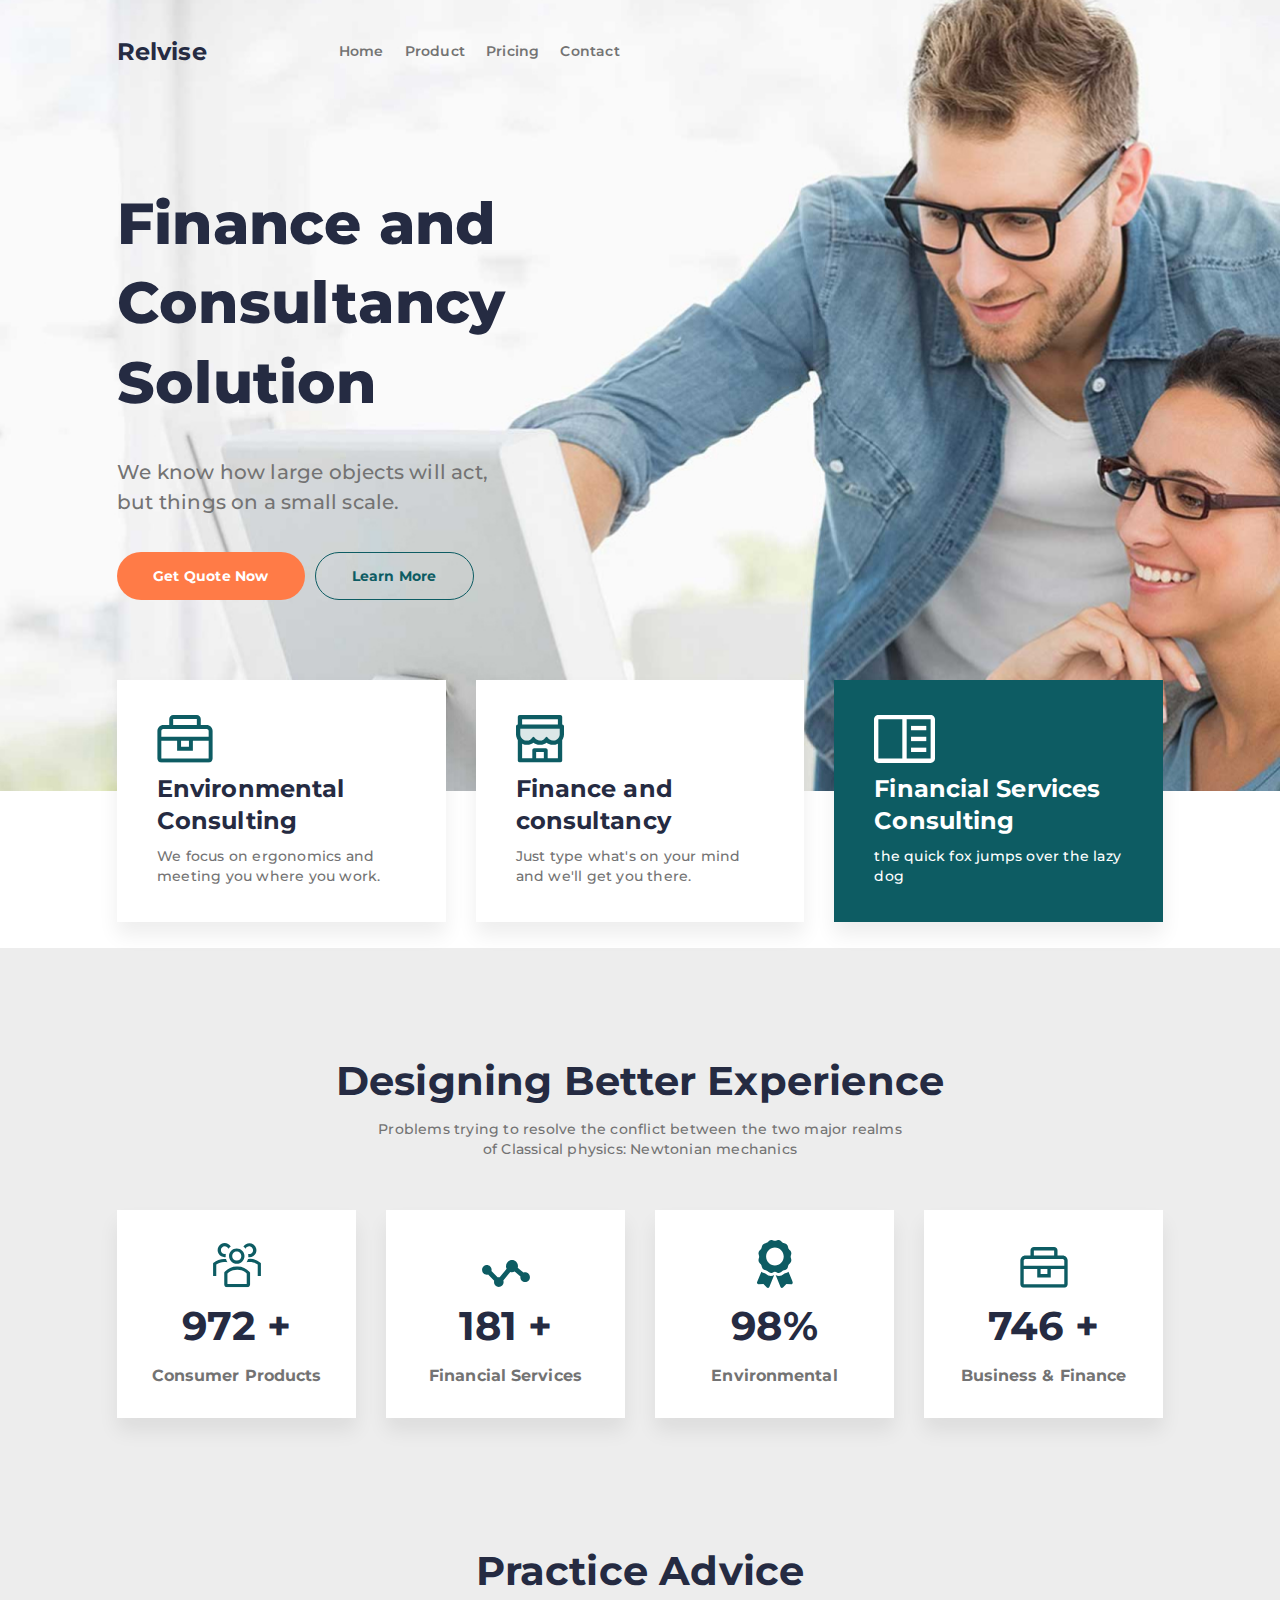
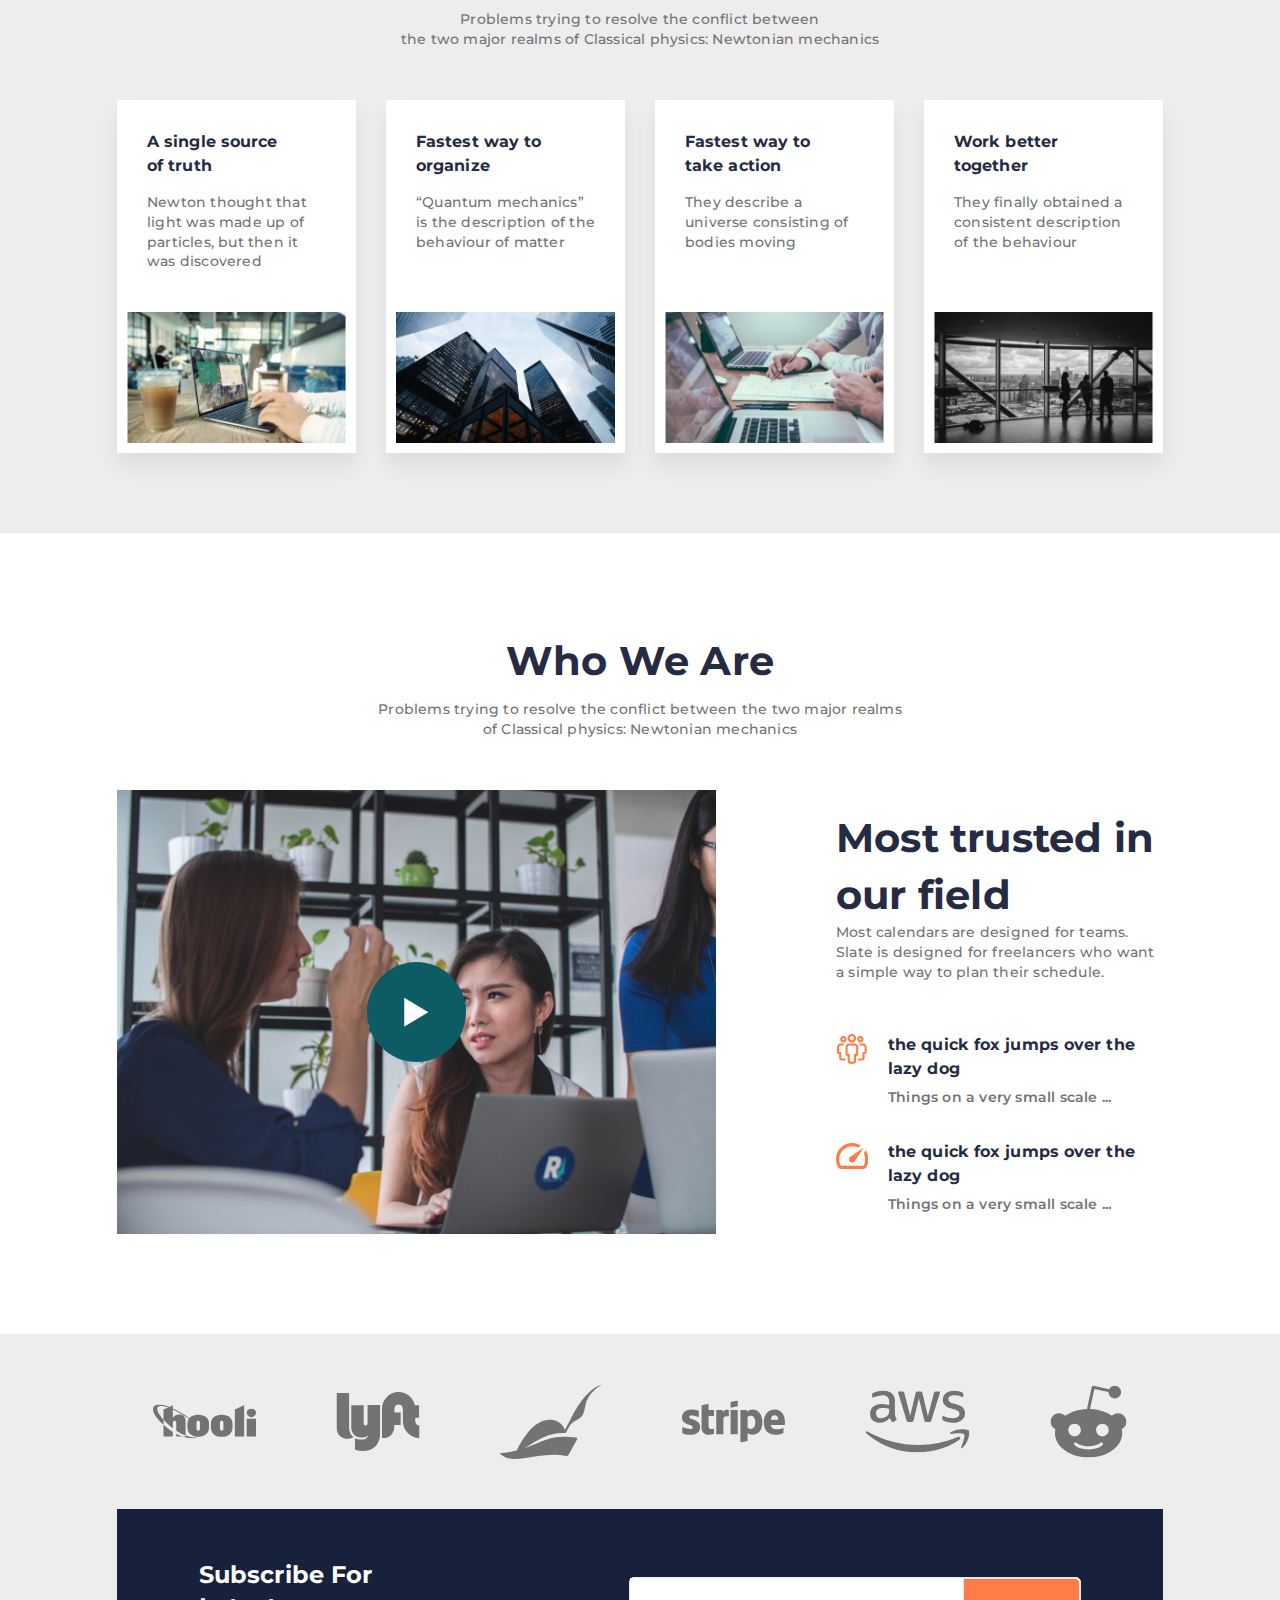
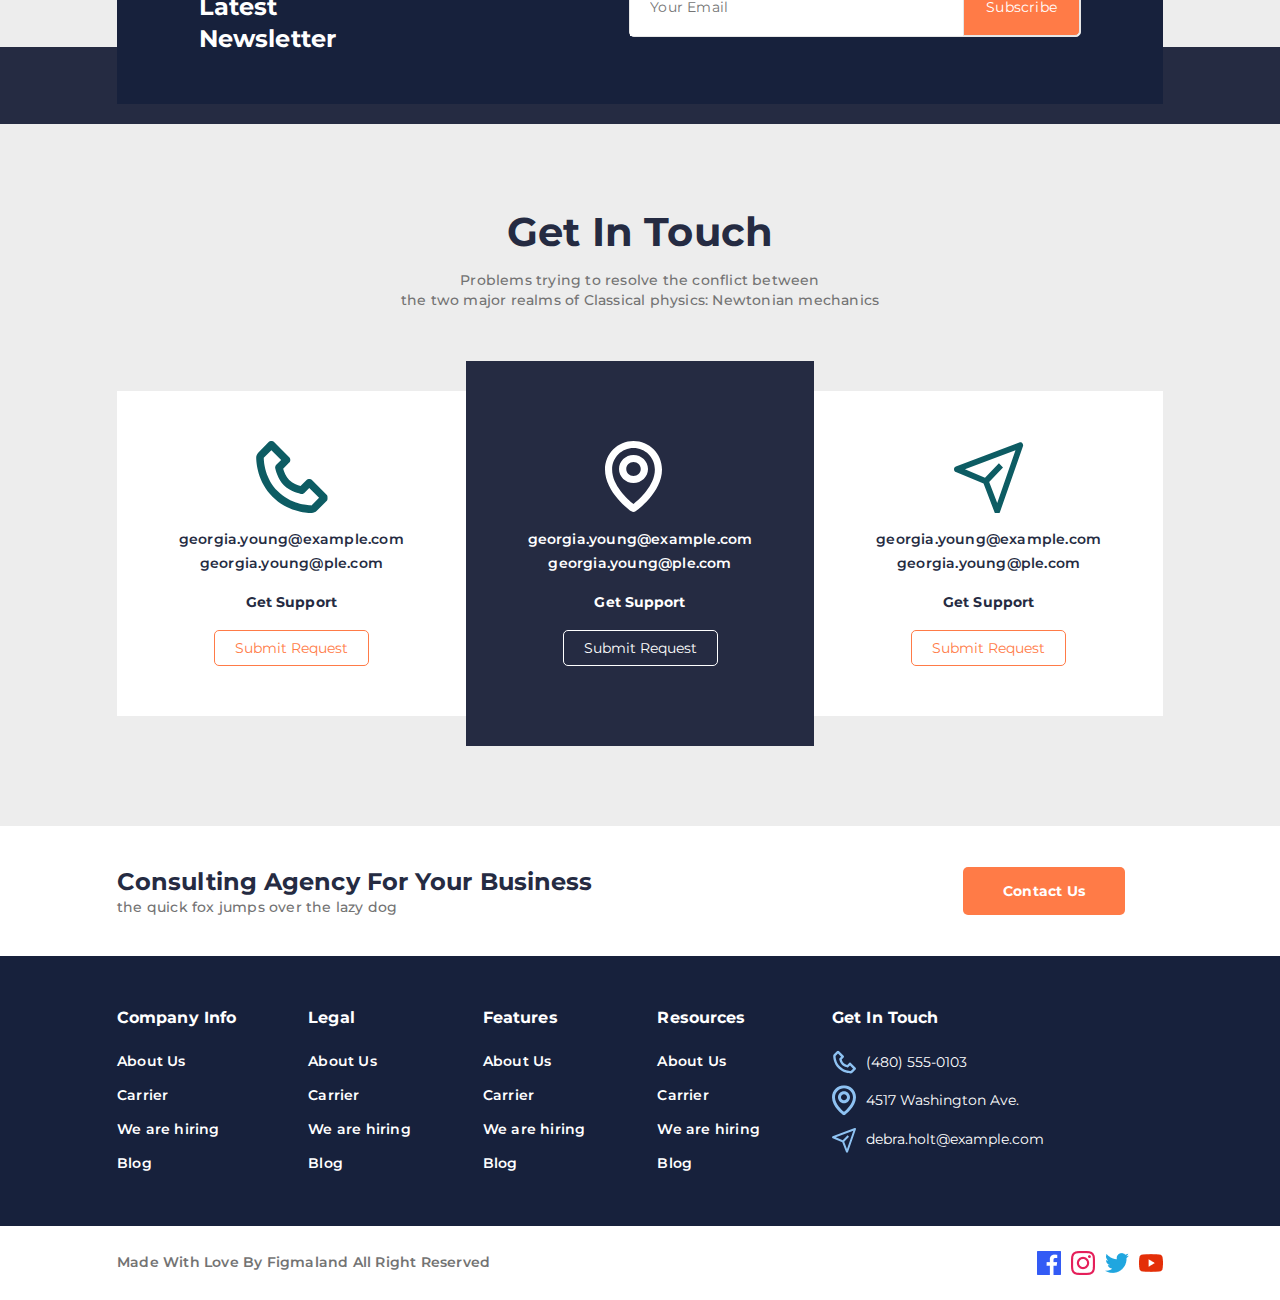
<file: index.html>
<!DOCTYPE html>
<html lang="en">
  <head>
    <meta charset="UTF-8" />
    <meta http-equiv="X-UA-Compatible" content="IE=edge" />
    <meta name="viewport" content="width=device-width, initial-scale=1.0" />
    <link rel="stylesheet" href="./src/assets/styles/style.css" />
    <title>Relvise</title>
  </head>
  <body>
    <div class="wrapper">
      <header class="header">
        <div class="header__container _container">
          <a href="#" class="header__logo">Relvise</a>
          <nav class="header__menu menu">
            <ul class="menu__list">
              <li class="menu__item">
                <a href="#" class="menu__link">Home</a>
              </li>
              <li class="menu__item">
                <a href="#" class="menu__link">Product</a>
              </li>
              <li class="menu__item">
                <a href="#" class="menu__link">Pricing</a>
              </li>
              <li class="menu__item">
                <a href="#" class="menu__link">Contact</a>
              </li>
            </ul>
          </nav>
        </div>
      </header>
      <main class="page">
        <section class="page__main-block main-block">
          <div class="main-block__container _container">
            <div class="main-block__body">
              <h1 class="main-block__title">
                Finance and Consultancy Solution
              </h1>
              <div class="main-block__text">
                We know how large objects will act, but things on a small scale.
              </div>
              <div class="main-block__buttons">
                <a href="" class="main-block__button main-block__button__orange"
                  >Get Quote Now</a
                >
                <a
                  href=""
                  class="main-block__button main-block__button__transparent"
                  >Learn More</a
                >
              </div>
            </div>
          </div>
          <div class="main-block__image _ibg">
            <img src="./src/assets/images/content/bg/bg.jpg" alt="cover" />
          </div>
        </section>
        <section class="page__services services">
          <div class="services__container _container">
            <div class="services__body">
              <div class="services__column">
                <div class="services__item item-service">
                  <div class="item-service__icon">
                    <img
                      src="./src/assets/images/content/icons/tool-box.svg"
                      alt="tool-box"
                    />
                  </div>
                  <div class="item-service__name">Environmental Consulting</div>
                  <p class="item-service__text">
                    We focus on ergonomics and meeting you where you work.
                  </p>
                </div>
              </div>
              <div class="services__column">
                <div class="services__item item-service">
                  <div class="item-service__icon">
                    <img
                      src="./src/assets/images/content/icons/kiosk.svg"
                      alt="tool-box"
                    />
                  </div>
                  <div class="item-service__name">Finance and consultancy</div>
                  <p class="item-service__text">
                    Just type what's on your mind and we'll get you there.
                  </p>
                </div>
              </div>
              <div class="services__column">
                <div class="services__item item-service item-service__green">
                  <div class="item-service__icon">
                    <img
                      src="./src/assets/images/content/icons/notebook.svg"
                      alt="tool-box"
                    />
                  </div>
                  <div class="item-service__name">
                    Financial Services Consulting
                  </div>
                  <p class="item-service__text">
                    the quick fox jumps over the lazy dog
                  </p>
                </div>
              </div>
            </div>
          </div>
        </section>
        <section class="page__advantages advantages">
          <div class="advantages__container _container">
            <div class="advantages__header block-header">
              <h2 class="block-header__title">Designing Better Experience</h2>
              <p class="block-header__subtitle">
                Problems trying to resolve the conflict between the two major
                realms <br />
                of Classical physics: Newtonian mechanics
              </p>
            </div>
            <div class="advantages__body">
              <div class="advantages__column">
                <div class="advantages__item item-advantages">
                  <div class="item-advantages__icon">
                    <img
                      src="./src/assets/images/content/icons/users.svg"
                      alt="Consumer Products"
                    />
                  </div>
                  <div class="item-advantages__value">972 +</div>
                  <div class="item-advantages__text">Consumer Products</div>
                </div>
              </div>
              <div class="advantages__column">
                <div class="advantages__item item-advantages">
                  <div class="item-advantages__icon">
                    <img
                      src="./src/assets/images/content/icons/stats.svg"
                      alt="Financial Services "
                    />
                  </div>
                  <div class="item-advantages__value">181 +</div>
                  <div class="item-advantages__text">Financial Services</div>
                </div>
              </div>
              <div class="advantages__column">
                <div class="advantages__item item-advantages">
                  <div class="item-advantages__icon">
                    <img
                      src="./src/assets/images/content/icons/reward.svg"
                      alt="Environmental"
                    />
                  </div>
                  <div class="item-advantages__value">98%</div>
                  <div class="item-advantages__text">Environmental</div>
                </div>
              </div>
              <div class="advantages__column">
                <div class="advantages__item item-advantages">
                  <div class="item-advantages__icon">
                    <img
                      src="./src/assets/images/content/icons/tool-box.svg"
                      alt="Business & Finance"
                    />
                  </div>
                  <div class="item-advantages__value">746 +</div>
                  <div class="item-advantages__text">Business & Finance</div>
                </div>
              </div>
            </div>
          </div>
        </section>
        <section class="page__advices advices">
          <div class="advices__container _container">
            <div class="advices__header block-header">
              <h2 class="block-header__title">Practice Advice</h2>
              <p class="block-header__subtitle">
                Problems trying to resolve the conflict between <br />
                the two major realms of Classical physics: Newtonian mechanics
              </p>
            </div>
            <div class="advices__body">
              <div class="advices__column">
                <div class="advices__item item-advices">
                  <div class="item-advices__content">
                    <div class="item-advices__title">
                      A single source <br />
                      of truth
                    </div>
                    <div class="item-advices__text">
                      Newton thought that light was made up of particles, but
                      then it was discovered
                    </div>
                  </div>
                  <div class="item-advices__image">
                    <img
                      src="./src/assets/images/content/work.jpg"
                      alt="Fastest way to 
                      organize"
                    />
                  </div>
                </div>
              </div>
              <div class="advices__column">
                <div class="advices__item item-advices">
                  <div class="item-advices__content">
                    <div class="item-advices__title">
                      Fastest way to <br />
                      organize
                    </div>
                    <div class="item-advices__text">
                      “Quantum mechanics” is the description of the behaviour of
                      matter
                    </div>
                  </div>
                  <div class="item-advices__image">
                    <img
                      src="./src/assets/images/content/buildings.jpg"
                      alt="Fastest way to 
                      take action"
                    />
                  </div>
                </div>
              </div>
              <div class="advices__column">
                <div class="advices__item item-advices">
                  <div class="item-advices__content">
                    <div class="item-advices__title">
                      Fastest way to <br />
                      take action
                    </div>
                    <div class="item-advices__text">
                      They describe a universe consisting of bodies moving
                    </div>
                  </div>
                  <div class="item-advices__image">
                    <img
                      src="./src/assets/images/content/teamwork.jpg"
                      alt="Work better 
                      together"
                    />
                  </div>
                </div>
              </div>
              <div class="advices__column">
                <div class="advices__item item-advices">
                  <div class="item-advices__content">
                    <div class="item-advices__title">
                      Work better <br />
                      together
                    </div>
                    <div class="item-advices__text">
                      They finally obtained a consistent description of the
                      behaviour
                    </div>
                  </div>
                  <div class="item-advices__image">
                    <img
                      src="./src/assets/images/content/meeting.jpg"
                      alt="A single source 
                    of truth"
                    />
                  </div>
                </div>
              </div>
            </div>
          </div>
        </section>
        <section class="page__about about">
          <div class="about__container _container">
            <div class="about__header block-header">
              <h2 class="block-header__title">Who We Are</h2>
              <p class="block-header__subtitle">
                Problems trying to resolve the conflict between the two major
                realms <br />
                of Classical physics: Newtonian mechanics
              </p>
            </div>

            <div class="about__columns">
              <div class="about__video video">
                <div class="video__btn">
                  <a href="#" class="video__play"
                    ><img
                      src="./src/assets/images/content/icons/play.png"
                      alt="play"
                  /></a>
                </div>
                <div class="video__image _ibg">
                  <img
                    src="./src/assets/images/content/bg/videobg.jpg"
                    alt="cover"
                  />
                </div>
              </div>
              <div class="about__body">
                <div class="about__content">
                  <div class="about__title">Most trusted in our field</div>
                  <p class="about__text">
                    Most calendars are designed for teams. Slate is designed for
                    freelancers who want a simple way to plan their schedule.
                  </p>
                </div>
                <div class="about__list">
                  <div class="about__row">
                    <div class="about__item item-about">
                      <div class="item-about__icon">
                        <img
                          src="./src/assets/images/content/icons/people-icon.svg"
                          alt="the quick fox jumps over the lazy
                        dog"
                        />
                      </div>
                      <div class="item-about__content">
                        <div class="item-about__title">
                          the quick fox jumps over the lazy dog
                        </div>
                        <div class="item-about__text">
                          Things on a very small scale ...
                        </div>
                      </div>
                    </div>
                  </div>
                  <div class="about__row">
                    <div class="about__item item-about">
                      <div class="item-about__icon">
                        <img
                          src="./src/assets/images/content/icons/timer-icon.svg"
                          alt="the quick fox jumps over the lazy
                        dog"
                        />
                      </div>
                      <div class="item-about__content">
                        <div class="item-about__title">
                          the quick fox jumps over the lazy dog
                        </div>
                        <div class="item-about__text">
                          Things on a very small scale ...
                        </div>
                      </div>
                    </div>
                  </div>
                </div>
              </div>
            </div>
          </div>
        </section>
        <section class="page__clients clients">
          <div class="clients__container _container">
            <div class="clients__body">
              <div class="clients__row">
                <div class="clients__column">
                  <div class="clients__item">
                    <img
                      src="./src/assets/images/content/brands/hooli.svg"
                      alt="hooli brand"
                    />
                  </div>
                </div>
                <div class="clients__column">
                  <div class="clients__item">
                    <img
                      src="./src/assets/images/content/brands/lyft.svg"
                      alt="lyft brand"
                    />
                  </div>
                </div>
                <div class="clients__column">
                  <div class="clients__item">
                    <img
                      src="./src/assets/images/content/brands/hat.svg"
                      alt="hat brand"
                    />
                  </div>
                </div>
                <div class="clients__column">
                  <div class="clients__item">
                    <img
                      src="./src/assets/images/content/brands/stripe.svg"
                      alt="stripe brand"
                    />
                  </div>
                </div>
                <div class="clients__column">
                  <div class="clients__item">
                    <img
                      src="./src/assets/images/content/brands/aws.svg"
                      alt="aws brand"
                    />
                  </div>
                </div>
                <div class="clients__column">
                  <div class="clients__item">
                    <img
                      src="./src/assets/images/content/brands/reddit.svg"
                      alt="reddit brand"
                    />
                  </div>
                </div>
              </div>
              <div class="clients__row">
                <div class="clients__content">
                  <div class="clients__columns">
                    <div class="clients__text">
                      Subscribe For Latest <br />
                      Newsletter
                    </div>
                    <form class="clients__form">
                      <input
                        placeholder="Your Email"
                        type="text"
                        class="clients__input"
                      />
                      <a href="#" class="clients__btn">Subscribe</a>
                    </form>
                  </div>
                </div>
              </div>
            </div>
          </div>
          <div class="clients__bg"></div>
        </section>
        <section class="page__contacts contacts">
          <div class="contacts__container _container">
            <div class="contacts__header block-header">
              <h2 class="block-header__title">Get In Touch</h2>
              <p class="block-header__subtitle">
                Problems trying to resolve the conflict between <br />
                the two major realms of Classical physics: Newtonian mechanics
              </p>
            </div>
            <div class="contacts__row">
              <div class="contacts__column">
                <div class="contacts__item item-contacts">
                  <div class="item-contacts__icon">
                    <img
                      src="./src/assets/images/content/icons/phone.svg"
                      alt="phone icon"
                    />
                  </div>
                  <div class="item-contacts__email">
                    georgia.young@example.com georgia.young@ple.com
                  </div>
                  <div class="item-contacts__text">Get Support</div>
                  <a
                    href="#"
                    class="item-contacts__btn item-contacts__btn__orange"
                  >
                    Submit Request
                  </a>
                </div>
              </div>
              <div class="contacts__column contacts__column__middle">
                <div class="contacts__item item-contacts">
                  <div class="item-contacts__icon">
                    <img
                      src="./src/assets/images/content/icons/gps.svg"
                      alt="phone icon"
                    />
                  </div>
                  <div class="item-contacts__email">
                    georgia.young@example.com georgia.young@ple.com
                  </div>
                  <div class="item-contacts__text">Get Support</div>
                  <a
                    href="#"
                    class="item-contacts__btn item-contacts__btn__white"
                  >
                    Submit Request
                  </a>
                </div>
              </div>
              <div class="contacts__column">
                <div class="contacts__item item-contacts">
                  <div class="item-contacts__icon">
                    <img
                      src="./src/assets/images/content/icons/paperplane.svg"
                      alt="phone icon"
                    />
                  </div>
                  <div class="item-contacts__email">
                    georgia.young@example.com georgia.young@ple.com
                  </div>
                  <div class="item-contacts__text">Get Support</div>
                  <a
                    href="#"
                    class="item-contacts__btn item-contacts__btn__orange"
                  >
                    Submit Request
                  </a>
                </div>
              </div>
            </div>
          </div>
        </section>
      </main>
      <footer class="footer">
        <section class="footer__header f-header">
          <div class="f-header__container _container">
            <div class="f-header__row">
              <div class="f-header__col">
                <h3 class="f-header__title">
                  Consulting Agency For Your Business
                </h3>
                <p class="f-header__text">
                  the quick fox jumps over the lazy dog
                </p>
              </div>
              <div class="f-header__col">
                <div class="f-header__btn">
                  <a href="#" class="f-header__link">Contact Us</a>
                </div>
              </div>
            </div>
          </div>
        </section>
        <section class="footer__menu f-menu">
          <div class="f-menu__container _container">
            <div class="f-menu__body">
              <div class="f-menu__col">
                <div class="f-menu__item item-fmenu">
                  <div class="item-fmenu__name">Company Info</div>
                  <ul class="item-fmenu__list">
                    <li class="item-fmenu__list-item">
                      <a href="#" class="item-fmenu__link">About Us</a>
                    </li>
                    <li class="item-fmenu__list-item">
                      <a href="#" class="item-fmenu__link">Carrier</a>
                    </li>
                    <li class="item-fmenu__list-item">
                      <a href="#" class="item-fmenu__link">We are hiring</a>
                    </li>
                    <li class="item-fmenu__list-item">
                      <a href="#" class="item-fmenu__link">Blog</a>
                    </li>
                  </ul>
                </div>
              </div>
              <div class="f-menu__col">
                <div class="f-menu__item item-fmenu">
                  <div class="item-fmenu__name">Legal</div>
                  <ul class="item-fmenu__list">
                    <li class="item-fmenu__list-item">
                      <a href="#" class="item-fmenu__link">About Us</a>
                    </li>
                    <li class="item-fmenu__list-item">
                      <a href="#" class="item-fmenu__link">Carrier</a>
                    </li>
                    <li class="item-fmenu__list-item">
                      <a href="#" class="item-fmenu__link">We are hiring</a>
                    </li>
                    <li class="item-fmenu__list-item">
                      <a href="#" class="item-fmenu__link">Blog</a>
                    </li>
                  </ul>
                </div>
              </div>
              <div class="f-menu__col">
                <div class="f-menu__item item-fmenu">
                  <div class="item-fmenu__name">Features</div>
                  <ul class="item-fmenu__list">
                    <li class="item-fmenu__list-item">
                      <a href="#" class="item-fmenu__link">About Us</a>
                    </li>
                    <li class="item-fmenu__list-item">
                      <a href="#" class="item-fmenu__link">Carrier</a>
                    </li>
                    <li class="item-fmenu__list-item">
                      <a href="#" class="item-fmenu__link">We are hiring</a>
                    </li>
                    <li class="item-fmenu__list-item">
                      <a href="#" class="item-fmenu__link">Blog</a>
                    </li>
                  </ul>
                </div>
              </div>
              <div class="f-menu__col">
                <div class="f-menu__item item-fmenu">
                  <div class="item-fmenu__name">Resources</div>
                  <ul class="item-fmenu__list">
                    <li class="item-fmenu__list-item">
                      <a href="#" class="item-fmenu__link">About Us</a>
                    </li>
                    <li class="item-fmenu__list-item">
                      <a href="#" class="item-fmenu__link">Carrier</a>
                    </li>
                    <li class="item-fmenu__list-item">
                      <a href="#" class="item-fmenu__link">We are hiring</a>
                    </li>
                    <li class="item-fmenu__list-item">
                      <a href="#" class="item-fmenu__link">Blog</a>
                    </li>
                  </ul>
                </div>
              </div>
              <div class="f-menu__col f-menu__col__contacts">
                <div class="f-menu__item item-fmenu">
                  <div class="item-fmenu__name">Get In Touch</div>
                  <ul class="item-fmenu__list">
                    <li
                      class="item-fmenu__list-item item-fmenu__list-item__contacts"
                    >
                      <div class="item-fmenu__icon">
                        <img
                          src="./src/assets/images/content/icons/li-phone.svg"
                          alt="phone"
                        />
                      </div>
                      <div class="item-fmenu__contact">(480) 555-0103</div>
                    </li>
                    <li
                      class="item-fmenu__list-item item-fmenu__list-item__contacts"
                    >
                      <div class="item-fmenu__icon">
                        <img
                          src="./src/assets/images/content/icons/li-gps.svg"
                          alt="map"
                        />
                      </div>
                      <div class="item-fmenu__contact">
                        4517 Washington Ave.
                      </div>
                    </li>
                    <li
                      class="item-fmenu__list-item item-fmenu__list-item__contacts"
                    >
                      <div class="item-fmenu__icon">
                        <img
                          src="./src/assets/images/content/icons/li-paperplane.svg"
                          alt="email"
                        />
                      </div>
                      <div class="item-fmenu__contact">
                        debra.holt@example.com
                      </div>
                    </li>
                  </ul>
                </div>
              </div>
            </div>
          </div>
        </section>
        <section class="footer__basement basement">
          <div class="basement__container _container">
            <div class="basement__row">
              <div class="basement__col basement__col__text">
                <div class="basement__item">
                  <p class="basement__text">
                    Made With Love By Figmaland All Right Reserved
                  </p>
                </div>
              </div>
              <div class="basement__col">
                <div class="basement__item">
                  <ul class="basement__list">
                    <li class="basement__list-item">
                      <a href="" class="basement__link"
                        ><img
                          src="./src/assets/images/content/icons/facebook.png"
                          alt="facebook"
                      /></a>
                    </li>
                    <li class="basement__list-item">
                      <a href="" class="basement__link"
                        ><img
                          src="./src/assets/images/content/icons/instagram.png"
                          alt="instagram"
                      /></a>
                    </li>
                    <li class="basement__list-item">
                      <a href="" class="basement__link"
                        ><img
                          src="./src/assets/images/content/icons/twitter.png"
                          alt="twitter"
                      /></a>
                    </li>
                    <li class="basement__list-item">
                      <a href="" class="basement__link"
                        ><img
                          src="./src/assets/images/content/icons/youtube.png"
                          alt="youtube"
                      /></a>
                    </li>
                  </ul>
                </div>
              </div>
            </div>
          </div>
        </section>
      </footer>
    </div>
  </body>
</html>
</file>
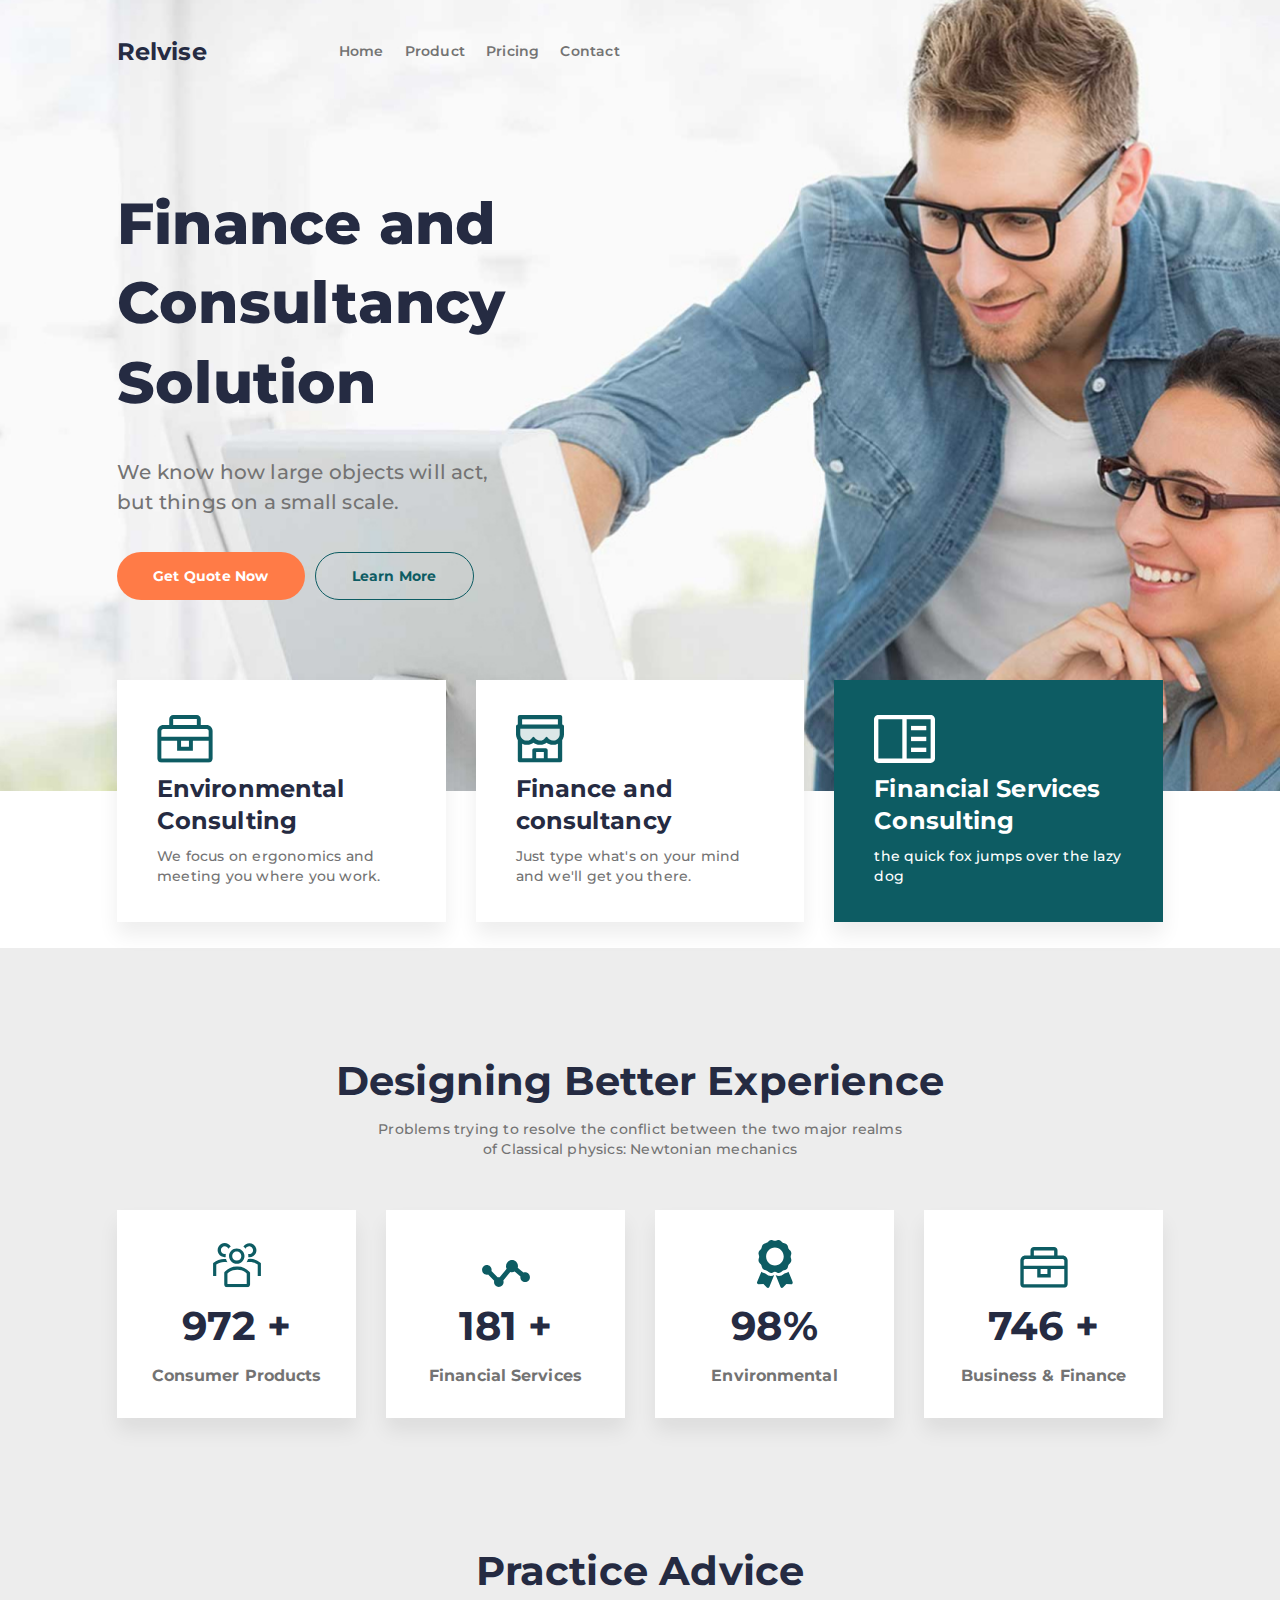
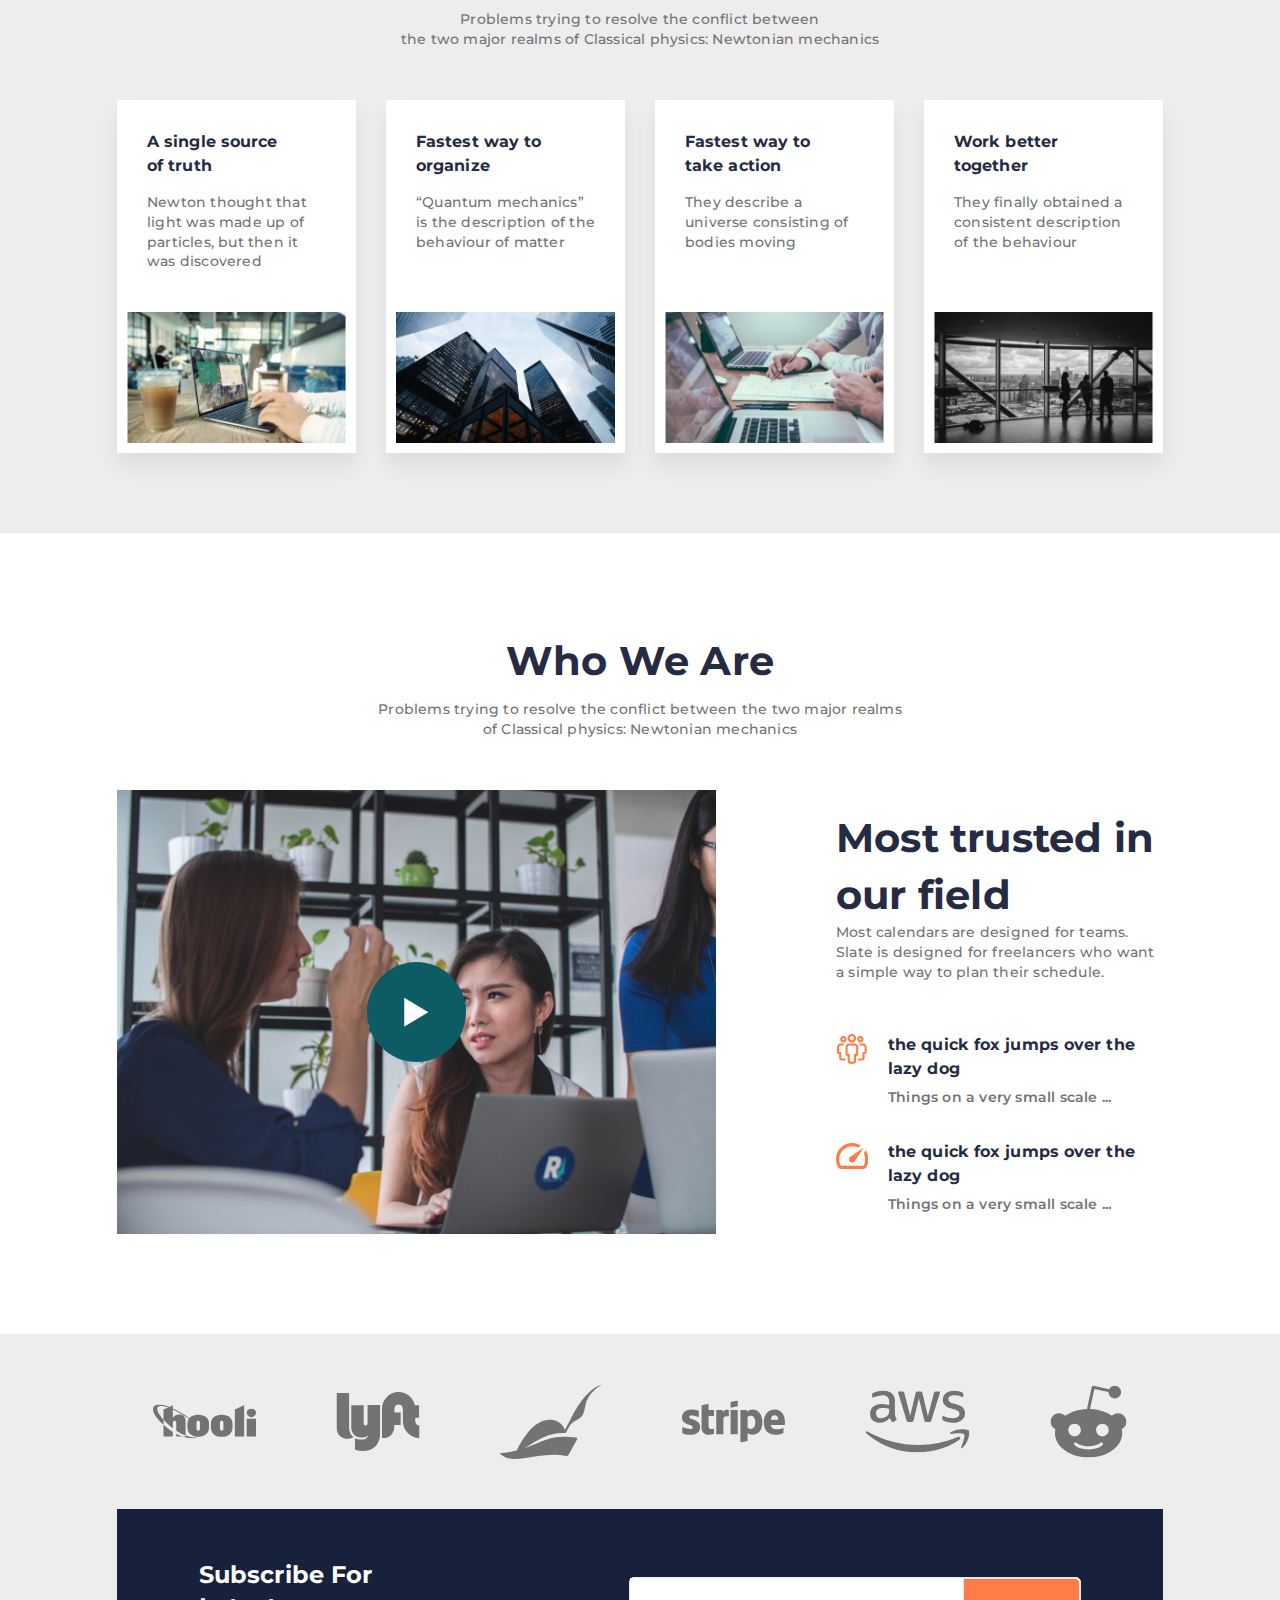
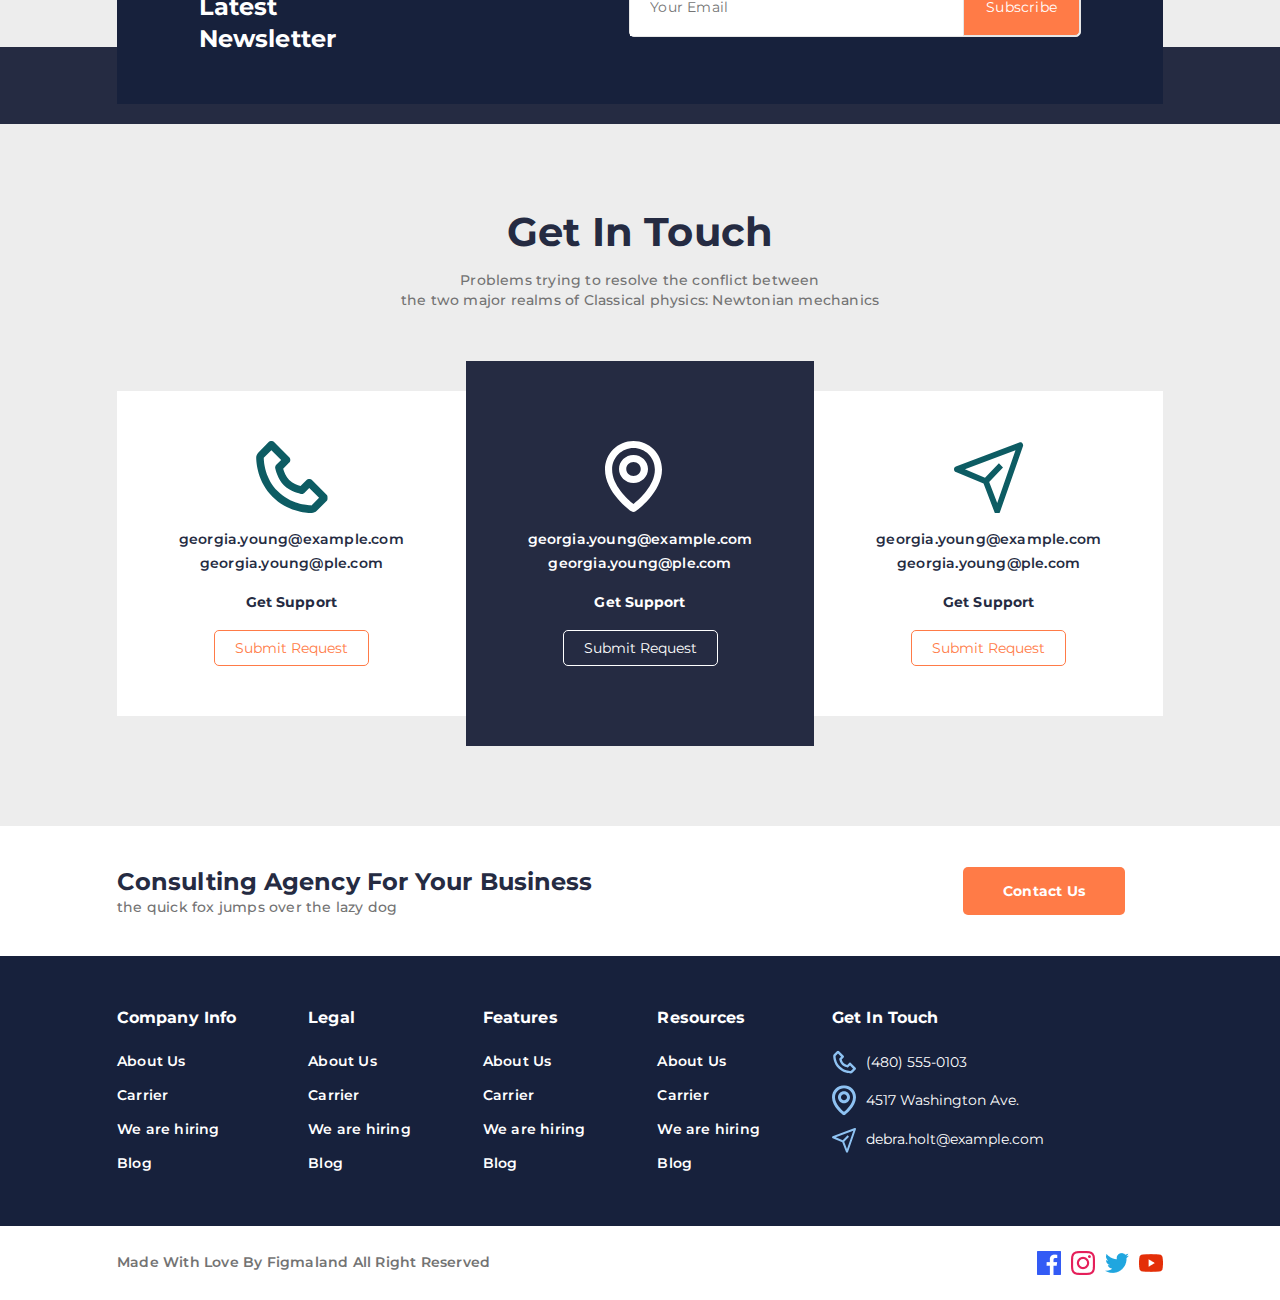
<file: built/index.html>
<!DOCTYPE html>
<html lang="en">
  <head>
    <meta charset="UTF-8" />
    <meta http-equiv="X-UA-Compatible" content="IE=edge" />
    <meta name="viewport" content="width=device-width, initial-scale=1.0" />
    <link rel="stylesheet" href="../src/assets/styles/style.css" />
    <title>Relvise</title>
  </head>
  <body>
    <div class="wrapper">
      <header class="header">
        <div class="header__container _container">
          <a href="#" class="header__logo">Relvise</a>
          <nav class="header__menu menu">
            <ul class="menu__list">
              <li class="menu__item">
                <a href="#" class="menu__link">Home</a>
              </li>
              <li class="menu__item">
                <a href="#" class="menu__link">Product</a>
              </li>
              <li class="menu__item">
                <a href="#" class="menu__link">Pricing</a>
              </li>
              <li class="menu__item">
                <a href="#" class="menu__link">Contact</a>
              </li>
            </ul>
          </nav>
        </div>
      </header>
      <main class="page">
        <section class="page__main-block main-block">
          <div class="main-block__container _container">
            <div class="main-block__body">
              <h1 class="main-block__title">
                Finance and Consultancy Solution
              </h1>
              <div class="main-block__text">
                We know how large objects will act, but things on a small scale.
              </div>
              <div class="main-block__buttons">
                <a href="" class="main-block__button main-block__button__orange"
                  >Get Quote Now</a
                >
                <a
                  href=""
                  class="main-block__button main-block__button__transparent"
                  >Learn More</a
                >
              </div>
            </div>
          </div>
          <div class="main-block__image _ibg">
            <img src="../src/assets/images/content/bg/bg.jpg" alt="cover" />
          </div>
        </section>
        <section class="page__services services">
          <div class="services__container _container">
            <div class="services__body">
              <div class="services__column">
                <div class="services__item item-service">
                  <div class="item-service__icon">
                    <img
                      src="../src/assets/images/content/icons/tool-box.svg"
                      alt="tool-box"
                    />
                  </div>
                  <div class="item-service__name">Environmental Consulting</div>
                  <p class="item-service__text">
                    We focus on ergonomics and meeting you where you work.
                  </p>
                </div>
              </div>
              <div class="services__column">
                <div class="services__item item-service">
                  <div class="item-service__icon">
                    <img
                      src="../src/assets/images/content/icons/kiosk.svg"
                      alt="tool-box"
                    />
                  </div>
                  <div class="item-service__name">Finance and consultancy</div>
                  <p class="item-service__text">
                    Just type what's on your mind and we'll get you there.
                  </p>
                </div>
              </div>
              <div class="services__column">
                <div class="services__item item-service item-service__green">
                  <div class="item-service__icon">
                    <img
                      src="../src/assets/images/content/icons/notebook.svg"
                      alt="tool-box"
                    />
                  </div>
                  <div class="item-service__name">
                    Financial Services Consulting
                  </div>
                  <p class="item-service__text">
                    the quick fox jumps over the lazy dog
                  </p>
                </div>
              </div>
            </div>
          </div>
        </section>
        <section class="page__advantages advantages">
          <div class="advantages__container _container">
            <div class="advantages__header block-header">
              <h2 class="block-header__title">Designing Better Experience</h2>
              <p class="block-header__subtitle">
                Problems trying to resolve the conflict between the two major
                realms <br />
                of Classical physics: Newtonian mechanics
              </p>
            </div>
            <div class="advantages__body">
              <div class="advantages__column">
                <div class="advantages__item item-advantages">
                  <div class="item-advantages__icon">
                    <img
                      src="../src/assets/images/content/icons/users.svg"
                      alt="Consumer Products"
                    />
                  </div>
                  <div class="item-advantages__value">972 +</div>
                  <div class="item-advantages__text">Consumer Products</div>
                </div>
              </div>
              <div class="advantages__column">
                <div class="advantages__item item-advantages">
                  <div class="item-advantages__icon">
                    <img
                      src="../src/assets/images/content/icons/stats.svg"
                      alt="Financial Services "
                    />
                  </div>
                  <div class="item-advantages__value">181 +</div>
                  <div class="item-advantages__text">Financial Services</div>
                </div>
              </div>
              <div class="advantages__column">
                <div class="advantages__item item-advantages">
                  <div class="item-advantages__icon">
                    <img
                      src="../src/assets/images/content/icons/reward.svg"
                      alt="Environmental"
                    />
                  </div>
                  <div class="item-advantages__value">98%</div>
                  <div class="item-advantages__text">Environmental</div>
                </div>
              </div>
              <div class="advantages__column">
                <div class="advantages__item item-advantages">
                  <div class="item-advantages__icon">
                    <img
                      src="../src/assets/images/content/icons/tool-box.svg"
                      alt="Business & Finance"
                    />
                  </div>
                  <div class="item-advantages__value">746 +</div>
                  <div class="item-advantages__text">Business & Finance</div>
                </div>
              </div>
            </div>
          </div>
        </section>
        <section class="page__advices advices">
          <div class="advices__container _container">
            <div class="advices__header block-header">
              <h2 class="block-header__title">Practice Advice</h2>
              <p class="block-header__subtitle">
                Problems trying to resolve the conflict between <br />
                the two major realms of Classical physics: Newtonian mechanics
              </p>
            </div>
            <div class="advices__body">
              <div class="advices__column">
                <div class="advices__item item-advices">
                  <div class="item-advices__content">
                    <div class="item-advices__title">
                      A single source <br />
                      of truth
                    </div>
                    <div class="item-advices__text">
                      Newton thought that light was made up of particles, but
                      then it was discovered
                    </div>
                  </div>
                  <div class="item-advices__image">
                    <img
                      src="../src/assets/images/content/work.jpg"
                      alt="Fastest way to 
                      organize"
                    />
                  </div>
                </div>
              </div>
              <div class="advices__column">
                <div class="advices__item item-advices">
                  <div class="item-advices__content">
                    <div class="item-advices__title">
                      Fastest way to <br />
                      organize
                    </div>
                    <div class="item-advices__text">
                      “Quantum mechanics” is the description of the behaviour of
                      matter
                    </div>
                  </div>
                  <div class="item-advices__image">
                    <img
                      src="../src/assets/images/content/buildings.jpg"
                      alt="Fastest way to 
                      take action"
                    />
                  </div>
                </div>
              </div>
              <div class="advices__column">
                <div class="advices__item item-advices">
                  <div class="item-advices__content">
                    <div class="item-advices__title">
                      Fastest way to <br />
                      take action
                    </div>
                    <div class="item-advices__text">
                      They describe a universe consisting of bodies moving
                    </div>
                  </div>
                  <div class="item-advices__image">
                    <img
                      src="../src/assets/images/content/teamwork.jpg"
                      alt="Work better 
                      together"
                    />
                  </div>
                </div>
              </div>
              <div class="advices__column">
                <div class="advices__item item-advices">
                  <div class="item-advices__content">
                    <div class="item-advices__title">
                      Work better <br />
                      together
                    </div>
                    <div class="item-advices__text">
                      They finally obtained a consistent description of the
                      behaviour
                    </div>
                  </div>
                  <div class="item-advices__image">
                    <img
                      src="../src/assets/images/content/meeting.jpg"
                      alt="A single source 
                    of truth"
                    />
                  </div>
                </div>
              </div>
            </div>
          </div>
        </section>
        <section class="page__about about">
          <div class="about__container _container">
            <div class="about__header block-header">
              <h2 class="block-header__title">Who We Are</h2>
              <p class="block-header__subtitle">
                Problems trying to resolve the conflict between the two major
                realms <br />
                of Classical physics: Newtonian mechanics
              </p>
            </div>

            <div class="about__columns">
              <div class="about__video video">
                <div class="video__btn">
                  <a href="#" class="video__play"
                    ><img
                      src="../src/assets/images/content/icons/play.png"
                      alt="play"
                  /></a>
                </div>
                <div class="video__image _ibg">
                  <img
                    src="../src/assets/images/content/bg/videobg.jpg"
                    alt="cover"
                  />
                </div>
              </div>
              <div class="about__body">
                <div class="about__content">
                  <div class="about__title">Most trusted in our field</div>
                  <p class="about__text">
                    Most calendars are designed for teams. Slate is designed for
                    freelancers who want a simple way to plan their schedule.
                  </p>
                </div>
                <div class="about__list">
                  <div class="about__row">
                    <div class="about__item item-about">
                      <div class="item-about__icon">
                        <img
                          src="../src/assets/images/content/icons/people-icon.svg"
                          alt="the quick fox jumps over the lazy
                        dog"
                        />
                      </div>
                      <div class="item-about__content">
                        <div class="item-about__title">
                          the quick fox jumps over the lazy dog
                        </div>
                        <div class="item-about__text">
                          Things on a very small scale ...
                        </div>
                      </div>
                    </div>
                  </div>
                  <div class="about__row">
                    <div class="about__item item-about">
                      <div class="item-about__icon">
                        <img
                          src="../src/assets/images/content/icons/timer-icon.svg"
                          alt="the quick fox jumps over the lazy
                        dog"
                        />
                      </div>
                      <div class="item-about__content">
                        <div class="item-about__title">
                          the quick fox jumps over the lazy dog
                        </div>
                        <div class="item-about__text">
                          Things on a very small scale ...
                        </div>
                      </div>
                    </div>
                  </div>
                </div>
              </div>
            </div>
          </div>
        </section>
        <section class="page__clients clients">
          <div class="clients__container _container">
            <div class="clients__body">
              <div class="clients__row">
                <div class="clients__column">
                  <div class="clients__item">
                    <img
                      src="../src/assets/images/content/brands/hooli.svg"
                      alt="hooli brand"
                    />
                  </div>
                </div>
                <div class="clients__column">
                  <div class="clients__item">
                    <img
                      src="../src/assets/images/content/brands/lyft.svg"
                      alt="lyft brand"
                    />
                  </div>
                </div>
                <div class="clients__column">
                  <div class="clients__item">
                    <img
                      src="../src/assets/images/content/brands/hat.svg"
                      alt="hat brand"
                    />
                  </div>
                </div>
                <div class="clients__column">
                  <div class="clients__item">
                    <img
                      src="../src/assets/images/content/brands/stripe.svg"
                      alt="stripe brand"
                    />
                  </div>
                </div>
                <div class="clients__column">
                  <div class="clients__item">
                    <img
                      src="../src/assets/images/content/brands/aws.svg"
                      alt="aws brand"
                    />
                  </div>
                </div>
                <div class="clients__column">
                  <div class="clients__item">
                    <img
                      src="../src/assets/images/content/brands/reddit.svg"
                      alt="reddit brand"
                    />
                  </div>
                </div>
              </div>
              <div class="clients__row">
                <div class="clients__content">
                  <div class="clients__columns">
                    <div class="clients__text">
                      Subscribe For Latest <br />
                      Newsletter
                    </div>
                    <form class="clients__form">
                      <input
                        placeholder="Your Email"
                        type="text"
                        class="clients__input"
                      />
                      <a href="#" class="clients__btn">Subscribe</a>
                    </form>
                  </div>
                </div>
              </div>
            </div>
          </div>
          <div class="clients__bg"></div>
        </section>
        <section class="page__contacts contacts">
          <div class="contacts__container _container">
            <div class="contacts__header block-header">
              <h2 class="block-header__title">Get In Touch</h2>
              <p class="block-header__subtitle">
                Problems trying to resolve the conflict between <br />
                the two major realms of Classical physics: Newtonian mechanics
              </p>
            </div>
            <div class="contacts__row">
              <div class="contacts__column">
                <div class="contacts__item item-contacts">
                  <div class="item-contacts__icon">
                    <img
                      src="../src/assets/images/content/icons/phone.svg"
                      alt="phone icon"
                    />
                  </div>
                  <div class="item-contacts__email">
                    georgia.young@example.com georgia.young@ple.com
                  </div>
                  <div class="item-contacts__text">Get Support</div>
                  <a
                    href="#"
                    class="item-contacts__btn item-contacts__btn__orange"
                  >
                    Submit Request
                  </a>
                </div>
              </div>
              <div class="contacts__column contacts__column__middle">
                <div class="contacts__item item-contacts">
                  <div class="item-contacts__icon">
                    <img
                      src="../src/assets/images/content/icons/gps.svg"
                      alt="phone icon"
                    />
                  </div>
                  <div class="item-contacts__email">
                    georgia.young@example.com georgia.young@ple.com
                  </div>
                  <div class="item-contacts__text">Get Support</div>
                  <a
                    href="#"
                    class="item-contacts__btn item-contacts__btn__white"
                  >
                    Submit Request
                  </a>
                </div>
              </div>
              <div class="contacts__column">
                <div class="contacts__item item-contacts">
                  <div class="item-contacts__icon">
                    <img
                      src="../src/assets/images/content/icons/paperplane.svg"
                      alt="phone icon"
                    />
                  </div>
                  <div class="item-contacts__email">
                    georgia.young@example.com georgia.young@ple.com
                  </div>
                  <div class="item-contacts__text">Get Support</div>
                  <a
                    href="#"
                    class="item-contacts__btn item-contacts__btn__orange"
                  >
                    Submit Request
                  </a>
                </div>
              </div>
            </div>
          </div>
        </section>
      </main>
      <footer class="footer">
        <section class="footer__header f-header">
          <div class="f-header__container _container">
            <div class="f-header__row">
              <div class="f-header__col">
                <h3 class="f-header__title">
                  Consulting Agency For Your Business
                </h3>
                <p class="f-header__text">
                  the quick fox jumps over the lazy dog
                </p>
              </div>
              <div class="f-header__col">
                <div class="f-header__btn">
                  <a href="#" class="f-header__link">Contact Us</a>
                </div>
              </div>
            </div>
          </div>
        </section>
        <section class="footer__menu f-menu">
          <div class="f-menu__container _container">
            <div class="f-menu__body">
              <div class="f-menu__col">
                <div class="f-menu__item item-fmenu">
                  <div class="item-fmenu__name">Company Info</div>
                  <ul class="item-fmenu__list">
                    <li class="item-fmenu__list-item">
                      <a href="#" class="item-fmenu__link">About Us</a>
                    </li>
                    <li class="item-fmenu__list-item">
                      <a href="#" class="item-fmenu__link">Carrier</a>
                    </li>
                    <li class="item-fmenu__list-item">
                      <a href="#" class="item-fmenu__link">We are hiring</a>
                    </li>
                    <li class="item-fmenu__list-item">
                      <a href="#" class="item-fmenu__link">Blog</a>
                    </li>
                  </ul>
                </div>
              </div>
              <div class="f-menu__col">
                <div class="f-menu__item item-fmenu">
                  <div class="item-fmenu__name">Legal</div>
                  <ul class="item-fmenu__list">
                    <li class="item-fmenu__list-item">
                      <a href="#" class="item-fmenu__link">About Us</a>
                    </li>
                    <li class="item-fmenu__list-item">
                      <a href="#" class="item-fmenu__link">Carrier</a>
                    </li>
                    <li class="item-fmenu__list-item">
                      <a href="#" class="item-fmenu__link">We are hiring</a>
                    </li>
                    <li class="item-fmenu__list-item">
                      <a href="#" class="item-fmenu__link">Blog</a>
                    </li>
                  </ul>
                </div>
              </div>
              <div class="f-menu__col">
                <div class="f-menu__item item-fmenu">
                  <div class="item-fmenu__name">Features</div>
                  <ul class="item-fmenu__list">
                    <li class="item-fmenu__list-item">
                      <a href="#" class="item-fmenu__link">About Us</a>
                    </li>
                    <li class="item-fmenu__list-item">
                      <a href="#" class="item-fmenu__link">Carrier</a>
                    </li>
                    <li class="item-fmenu__list-item">
                      <a href="#" class="item-fmenu__link">We are hiring</a>
                    </li>
                    <li class="item-fmenu__list-item">
                      <a href="#" class="item-fmenu__link">Blog</a>
                    </li>
                  </ul>
                </div>
              </div>
              <div class="f-menu__col">
                <div class="f-menu__item item-fmenu">
                  <div class="item-fmenu__name">Resources</div>
                  <ul class="item-fmenu__list">
                    <li class="item-fmenu__list-item">
                      <a href="#" class="item-fmenu__link">About Us</a>
                    </li>
                    <li class="item-fmenu__list-item">
                      <a href="#" class="item-fmenu__link">Carrier</a>
                    </li>
                    <li class="item-fmenu__list-item">
                      <a href="#" class="item-fmenu__link">We are hiring</a>
                    </li>
                    <li class="item-fmenu__list-item">
                      <a href="#" class="item-fmenu__link">Blog</a>
                    </li>
                  </ul>
                </div>
              </div>
              <div class="f-menu__col f-menu__col__contacts">
                <div class="f-menu__item item-fmenu">
                  <div class="item-fmenu__name">Get In Touch</div>
                  <ul class="item-fmenu__list">
                    <li
                      class="item-fmenu__list-item item-fmenu__list-item__contacts"
                    >
                      <div class="item-fmenu__icon">
                        <img
                          src="../src/assets/images/content/icons/li-phone.svg"
                          alt="phone"
                        />
                      </div>
                      <div class="item-fmenu__contact">(480) 555-0103</div>
                    </li>
                    <li
                      class="item-fmenu__list-item item-fmenu__list-item__contacts"
                    >
                      <div class="item-fmenu__icon">
                        <img
                          src="../src/assets/images/content/icons/li-gps.svg"
                          alt="map"
                        />
                      </div>
                      <div class="item-fmenu__contact">
                        4517 Washington Ave.
                      </div>
                    </li>
                    <li
                      class="item-fmenu__list-item item-fmenu__list-item__contacts"
                    >
                      <div class="item-fmenu__icon">
                        <img
                          src="../src/assets/images/content/icons/li-paperplane.svg"
                          alt="email"
                        />
                      </div>
                      <div class="item-fmenu__contact">
                        debra.holt@example.com
                      </div>
                    </li>
                  </ul>
                </div>
              </div>
            </div>
          </div>
        </section>
        <section class="footer__basement basement">
          <div class="basement__container _container">
            <div class="basement__row">
              <div class="basement__col basement__col__text">
                <div class="basement__item">
                  <p class="basement__text">
                    Made With Love By Figmaland All Right Reserved
                  </p>
                </div>
              </div>
              <div class="basement__col">
                <div class="basement__item">
                  <ul class="basement__list">
                    <li class="basement__list-item">
                      <a href="" class="basement__link"
                        ><img
                          src="../src/assets/images/content/icons/facebook.png"
                          alt="facebook"
                      /></a>
                    </li>
                    <li class="basement__list-item">
                      <a href="" class="basement__link"
                        ><img
                          src="../src/assets/images/content/icons/instagram.png"
                          alt="instagram"
                      /></a>
                    </li>
                    <li class="basement__list-item">
                      <a href="" class="basement__link"
                        ><img
                          src="../src/assets/images/content/icons/twitter.png"
                          alt="twitter"
                      /></a>
                    </li>
                    <li class="basement__list-item">
                      <a href="" class="basement__link"
                        ><img
                          src="../src/assets/images/content/icons/youtube.png"
                          alt="youtube"
                      /></a>
                    </li>
                  </ul>
                </div>
              </div>
            </div>
          </div>
        </section>
      </footer>
    </div>
  </body>
</html>
</file>
<file: src/assets/styles/style.css>
* {
  margin: 0;
  padding: 0;
  border: 0;
}

*,
*:before,
*:after {
  box-sizing: border-box;
}

:focus,
:active {
  outline: none;
}

a:focus,
a:active {
  outline: none;
}

nav,
footer,
header,
aside {
  display: block;
}

html,
body {
  height: 100%;
  width: 100%;
  font-size: 100%;
  line-height: 1;
  font-size: 14px;
  -ms-text-size-adjust: 100%;
  -moz-text-size-adjust: 100%;
  -webkit-text-size-adjust: 100%;
}

input,
button,
textarea {
  font-family: inherit;
}

input:-ms-clear {
  display: none;
}

button {
  cursor: pointer;
}

button:-moz-focus-inner {
  padding: 0;
  border: 0;
}

a,
a:visited {
  text-decoration: none;
}

a:hover {
  text-decoration: none;
}

ul li {
  list-style: none;
}

img {
  vertical-align: top;
}

h1,
h2,
h3,
h4,
h5,
h6 {
  font-size: inherit;
  font-weight: inherit;
}

@font-face {
  font-family: "Montserrat";
  src: url(../fonts/Montserrat-Regular.ttf);
  font-weight: 400;
  font-style: normal;
}
@font-face {
  font-family: "Montserrat";
  src: url(../fonts/Montserrat-Medium.ttf);
  font-weight: 500;
  font-style: normal;
}
@font-face {
  font-family: "Montserrat";
  src: url(../fonts/Montserrat-SemiBold.ttf);
  font-weight: 600;
  font-style: normal;
}
@font-face {
  font-family: "Montserrat";
  src: url(../fonts/Montserrat-Bold.ttf);
  font-weight: 700;
  font-style: normal;
}
@font-face {
  font-family: "Montserrat";
  src: url(../fonts/Montserrat-ExtraBold.ttf);
  font-weight: 800;
  font-style: normal;
}
html,
body {
  color: #252b42;
  font-family: "Montserrat";
  background-color: #ededed;
}

.wrapper {
  min-height: 100%;
  overflow: hidden;
  display: flex;
  flex-direction: column;
}

._container {
  max-width: 1046px;
  margin: 0 auto;
  padding: 0px 15px;
  box-sizing: content-box;
}

._ibg {
  position: relative;
}
._ibg img {
  position: absolute;
  width: 100%;
  height: 100%;
  top: 0;
  left: 0;
  -o-object-fit: cover;
     object-fit: cover;
}

.block-header {
  margin: 0px 0px 50px 0px;
  text-align: center;
  letter-spacing: 0.2px;
}
.block-header > *:not(:last-child) {
  margin-bottom: 10px;
}

.block-header__title {
  font-weight: 700;
  font-size: 40px;
  line-height: 142.5%;
}

.block-header__subtitle {
  font-weight: 500;
  font-size: 14px;
  line-height: 142.8571428571%;
  color: #737373;
}

.header {
  position: absolute;
  width: 100%;
  top: 0;
  left: 0;
  z-index: 50;
}

.header__container {
  display: flex;
  min-height: 104px;
  align-items: center;
}

@media (max-width: 479px) {
  .header__container {
    min-height: 70px;
  }
}
.header__logo {
  color: inherit;
  letter-spacing: 0.1px;
  font-weight: 700;
  font-size: 24px;
  line-height: 133.3333333333%;
}

.header__menu {
  margin: 0px 0px 0px 132px;
}

@media (max-width: 940px) {
  .header__menu {
    margin: 0px 0px 0px 80px;
  }
}
@media (max-width: 767px) {
  .header__menu {
    margin: 0px 0px 0px 40px;
  }
}
@media (max-width: 479px) {
  .header__menu {
    margin: 0px 0px 0px 20px;
  }
}
.menu {
  padding: 5px 0px;
}

.menu__list {
  display: flex;
  flex-wrap: wrap;
}

.menu__item:not(:last-child) {
  margin-right: 21px;
}

.menu__link {
  font-weight: 600;
  font-size: 14px;
  line-height: 171.4285714286%;
  text-align: center;
  letter-spacing: 0.2px;
  color: #737373;
}

@media (max-width: 1040px) {
  .menu__link {
    font-size: 18px;
  }
}
.page {
  flex: 1 1 auto;
}

.page__services {
  margin: -111px 0px 0px 0px;
  background-color: #ffffff;
  padding-bottom: 26px;
}

.page__advantages {
  margin-top: 105px;
}

.page__advices {
  margin-top: 125px;
}

.page__about {
  padding: 100px 0px 100px 0px;
  background-color: #ffffff;
}

.page__clients {
  padding-bottom: 20px;
}

@media (max-width: 1024px) {
  .page__clients {
    display: none;
  }
}
.page__contacts {
  padding: 80px 0px;
}

.f-header {
  background-color: #ffffff;
}

.f-header__row {
  display: flex;
  flex-wrap: wrap;
  align-items: center;
  justify-content: space-between;
  padding: 40px 0px;
  margin-bottom: -30px;
}

.f-header__col {
  margin-bottom: 30px;
}

@media (max-width: 680px) {
  .f-header__col {
    flex: 0 1 100%;
  }
}
.f-header__title {
  font-weight: 700;
  font-size: 24px;
  line-height: 133%;
  letter-spacing: 0.1px;
}

.f-header__text {
  font-weight: 500;
  font-size: 14px;
  line-height: 130%;
  letter-spacing: 0.2px;
  color: #737373;
}

.f-header__btn {
  margin: 0px 38px;
}

@media (max-width: 770px) {
  .f-header__btn {
    margin: 0px;
  }
}
.f-header__link {
  background-color: #ff7b47;
  border-radius: 5px;
  font-weight: 700;
  font-size: 14px;
  line-height: 200%;
  text-align: center;
  letter-spacing: 0.2px;
  color: #ffffff;
  padding: 15px 40px;
}

@media (max-width: 510px) {
  .f-header__link {
    display: flex;
    justify-content: center;
  }
}
.footer__menu {
  color: #ffffff;
  background-color: #17213c;
}

@media (max-width: 980px) {
  .f-menu {
    display: none;
  }
}
.f-menu__body {
  display: flex;
  padding: 50px 0px;
}
.f-menu__body > *:not(:last-child) {
  margin-right: 30px;
}

.f-menu__col__contacts {
  flex: 1 1 auto;
}

.item-fmenu {
  padding-right: 42px;
}

.item-fmenu__name {
  font-weight: 700;
  font-size: 16px;
  line-height: 150%;
  letter-spacing: 0.1px;
  margin-bottom: 20px;
}

.item-fmenu__list > *:not(:last-child) {
  margin-bottom: 10px;
}

.item-fmenu__link {
  font-weight: 600;
  font-size: 14px;
  line-height: 171%;
  letter-spacing: 0.2px;
  color: #ffffff;
}

.item-fmenu__list-item__contacts {
  display: flex;
  align-items: center;
}

.item-fmenu__icon {
  margin-right: 10px;
}

.footer__basement {
  background-color: #ffffff;
}

@media (max-width: 980px) {
  .footer__basement {
    display: none;
  }
}
.basement__row {
  display: flex;
  align-items: center;
  padding: 25px 0px;
}

.basement__col__text {
  flex: 1 1 auto;
}

.basement__text {
  font-weight: 600;
  font-size: 14px;
  line-height: 171%;
  letter-spacing: 0.2px;
  color: #737373;
}

.basement__list {
  display: flex;
  align-items: center;
}
.basement__list > *:not(:last-child) {
  margin-right: 10px;
}

.main-block {
  position: relative;
}

.main-block__body {
  max-width: 400px;
  padding: 184px 0px 191px 0px;
  position: relative;
  z-index: 2;
}
.main-block__body > *:not(:last-child) {
  margin-bottom: 35px;
}

.main-block__title {
  font-weight: 800;
  font-size: 58px;
  line-height: 137.9310344828%;
  letter-spacing: 0.2px;
}

@media (max-width: 470px) {
  .main-block__title {
    font-size: 40px;
  }
}
.main-block__text {
  font-weight: 500;
  font-size: 20px;
  line-height: 150%;
  letter-spacing: 0.2px;
  color: #737373;
}

.main-block__buttons {
  display: flex;
  align-items: center;
  flex-wrap: wrap;
  margin: -10px 0px;
}

.main-block__button {
  display: flex;
  border-radius: 37px;
  min-height: 48px;
  align-items: center;
  justify-content: center;
  font-weight: 700;
  font-size: 14px;
  line-height: 200%;
  text-align: center;
  letter-spacing: 0.2px;
  padding: 5px 36px;
  margin: 10px 0;
}
.main-block__button:not(:last-child) {
  margin-right: 10px;
}

@media (max-width: 480px) {
  .main-block__button {
    flex: 1 1 auto;
  }
}
.main-block__button__orange {
  color: #ffffff;
  background-color: #ff7b47;
}

.main-block__button__transparent {
  color: #0d5c63;
  border: 1px solid #0d5c63;
}

.main-block__image {
  position: absolute;
  width: 100%;
  height: 100%;
  top: 0;
  left: 0;
}
.main-block__image img {
  -o-object-position: right;
     object-position: right;
}

@media (max-width: 1060px) {
  .main-block__image img {
    opacity: 0.4;
  }
}
.services__body {
  display: flex;
  align-items: center;
  margin: 0 -15px -30px;
  flex-wrap: wrap;
}

.services__column {
  padding: 0 15px;
  flex: 0 1 33.333%;
  margin-bottom: 30px;
  position: relative;
  z-index: 2;
}

@media (max-width: 1020px) {
  .services__column {
    flex: 0 1 50%;
  }
}
@media (max-width: 1020px) {
  .services__column {
    flex: 0 1 100%;
  }
}
.services__item {
  height: 100%;
  background: #ffffff;
  box-shadow: 0px 13px 19px rgba(0, 0, 0, 0.07);
  padding: 35px 40px;
}
.services__item > *:not(:last-child) {
  margin-bottom: 10px;
}

.item-service__green {
  background: #0d5c63;
}

.item-service__green .item-service__name {
  color: #ffffff;
}

.item-service__green .item-service__text {
  color: #ffffff;
}

.item-service__icon img {
  height: 48px;
}

.item-service__name {
  font-weight: 700;
  font-size: 24px;
  line-height: 133.3333333333%;
  letter-spacing: 0.1px;
}

.item-service__text {
  font-weight: 500;
  font-size: 14px;
  line-height: 142.8571428571%;
  letter-spacing: 0.2px;
  color: #737373;
}

.advantages__body {
  display: flex;
  margin: 0 -15px -30px;
  flex-wrap: wrap;
}

.advantages__column {
  flex: 0 1 25%;
  padding: 0 15px;
  margin-bottom: 30px;
}

@media (max-width: 862px) {
  .advantages__column {
    flex: 0 1 50%;
  }
}
@media (max-width: 460px) {
  .advantages__column {
    flex: 0 1 100%;
  }
}
.advantages__item {
  height: 100%;
  background: #ffffff;
  box-shadow: 0px 13px 19px rgba(0, 0, 0, 0.07);
  padding: 30px;
  text-align: center;
}
.advantages__item > *:not(:last-child) {
  margin-bottom: 10px;
}

.item-advantages__icon {
  height: 48px;
  display: flex;
  align-items: flex-end;
  justify-content: center;
}

.item-advantages__value {
  font-weight: 700;
  font-size: 40px;
  line-height: 142.5%;
  letter-spacing: 0.2px;
}

.item-advantages__text {
  font-weight: 700;
  font-size: 16px;
  line-height: 150%;
  letter-spacing: 0.1px;
  color: #737373;
}

.advices {
  padding-bottom: 80px;
}

.advices__body {
  display: flex;
  flex-wrap: wrap;
  margin: 0 -15px -30px;
}

.advices__column {
  flex: 0 1 25%;
  padding: 0 15px;
  margin-bottom: 30px;
}

@media (max-width: 820px) {
  .advices__column {
    flex: 0 1 50%;
  }
}
@media (max-width: 460px) {
  .advices__column {
    flex: 0 1 100%;
  }
}
.advices__item {
  height: 100%;
  background: #ffffff;
  box-shadow: 0px 13px 19px rgba(0, 0, 0, 0.07);
}

.item-advices {
  display: flex;
  flex-direction: column;
}

.item-advices__content {
  padding: 30px;
  flex: 1 1 auto;
}

.item-advices__title {
  font-weight: 700;
  font-size: 16px;
  line-height: 150%;
  letter-spacing: 0.1px;
  margin-bottom: 15px;
}

.item-advices__text {
  font-weight: 500;
  font-size: 14px;
  line-height: 142.8571428571%;
  letter-spacing: 0.2px;
  color: #737373;
}

.item-advices__image {
  padding: 10px;
}
.item-advices__image img {
  width: 100%;
}

.about__columns {
  display: flex;
}
.about__columns > *:not(:last-child) {
  margin-right: 120px;
}

@media (max-width: 1024px) {
  .about__columns {
    flex-wrap: wrap;
  }
}
.video {
  position: relative;
}

@media (max-width: 1024px) {
  .video {
    flex: 0 1 100%;
  }
}
.video__btn {
  position: relative;
  z-index: 2;
  display: flex;
  align-items: center;
  justify-content: center;
  padding: 172px 250px;
}

@media (max-width: 620px) {
  .video__btn {
    padding: 130px 200px;
  }
}
@media (max-width: 520px) {
  .video__btn {
    padding: 100px 170px;
  }
}
@media (max-width: 457px) {
  .video__btn {
    padding: 60px 110px;
  }
}
.video__play {
  background-color: #0d5c63;
  border-radius: 50%;
  padding: 35px 37px;
}

@media (max-width: 620px) {
  .video__play {
    padding: 27px 30px;
  }
}
@media (max-width: 520px) {
  .video__play {
    padding: 20px 23px;
  }
}
@media (max-width: 457px) {
  .video__play {
    padding: 15px 18px;
  }
}
.video__image {
  position: absolute;
  width: 100%;
  height: 100%;
  top: 0;
  left: 0;
}

.about__body {
  flex: 0 1 333px;
}
.about__body > *:not(:last-child) {
  margin-bottom: 30px;
}

@media (max-width: 1024px) {
  .about__body {
    flex: 1 1 auto;
  }
}
.about__content {
  padding: 20px 0px;
}

.about__title {
  font-weight: 700;
  font-size: 40px;
  line-height: 142.5%;
  letter-spacing: 0.2px;
}

.about__text {
  font-weight: 500;
  font-size: 14px;
  line-height: 142.8571428571%;
  letter-spacing: 0.2px;
  color: #737373;
}

.about__list {
  margin: 0px -10px;
}
.about__list > *:not(:last-child) {
  margin-bottom: 30px;
}

@media (max-width: 1024px) {
  .about__list {
    display: flex;
  }
}
@media (max-width: 598px) {
  .about__list {
    display: flex;
    flex-wrap: wrap;
  }
}
.about__row {
  padding: 0px 10px;
}

@media (max-width: 1024px) {
  .about__row {
    flex: 0 1 50%;
  }
}
@media (max-width: 598px) {
  .about__row {
    flex: 0 1 100%;
  }
}
.about__item {
  display: flex;
}
.about__item > *:not(:last-child) {
  margin-right: 20px;
}

.item-about__content > *:not(:last-child) {
  margin-bottom: 5px;
}

.item-about__title {
  font-weight: 700;
  font-size: 16px;
  line-height: 150%;
  letter-spacing: 0.1px;
}

.item-about__text {
  font-weight: 600;
  font-size: 14px;
  line-height: 171.4285714286%;
  letter-spacing: 0.2px;
  color: #737373;
}

.clients {
  position: relative;
}

.clients__body {
  position: relative;
  z-index: 50;
  display: flex;
  flex-direction: column;
}

.clients__row {
  display: flex;
  align-items: center;
  justify-content: center;
}
.clients__row > *:not(:last-child) {
  margin-right: 30px;
}

.clients__column {
  padding: 50px 0px 50px 0px;
}

.clients__item {
  padding: 0 25px;
}

.clients__content {
  background-color: #17213c;
  padding: 20px 32px;
}

.clients__columns {
  display: flex;
  align-items: center;
  padding: 30px 50px;
}
.clients__columns > *:not(:last-child) {
  margin-right: 180px;
}

.clients__text {
  font-weight: 700;
  font-size: 24px;
  line-height: 133%;
  letter-spacing: 0.1px;
  color: #ffffff;
}

.clients__form {
  display: flex;
  background: #f9f9f9;
  border: 1px solid #e6e6e6;
  border-radius: 5px;
}

.clients__input {
  font-weight: 400;
  font-size: 14px;
  line-height: 200%;
  letter-spacing: 0.2px;
  color: #737373;
  padding: 15px 20px;
  width: 333px;
}

.clients__btn {
  background: #ff7b47;
  border: 1px solid #e6e6e6;
  border-radius: 0px 5px 5px 0px;
  height: 58px;
  display: flex;
  align-items: center;
  justify-content: center;
  font-weight: 400;
  font-size: 14px;
  line-height: 200%;
  text-align: center;
  letter-spacing: 0.2px;
  color: #ffffff;
  padding: 15px 22px;
}

.clients__bg {
  width: 100%;
  height: 77px;
  background-color: #252b42;
  position: absolute;
  bottom: 0;
  left: 0;
}

.contacts__row {
  display: flex;
  align-items: center;
  justify-content: center;
  flex-wrap: wrap;
}

.contacts__column {
  background: #ffffff;
  flex: 0 1 33.333%;
}

@media (max-width: 932px) {
  .contacts__column {
    flex: 0 1 50%;
  }
}
@media (max-width: 631px) {
  .contacts__column {
    flex: 1 1 auto;
  }
}
.contacts__column__middle {
  background: #252b42;
  color: #ffffff;
}

@media (max-width: 932px) {
  .contacts__column__middle {
    order: 1;
    flex: 1 1 auto;
  }
}
.contacts__column__middle > .contacts__item {
  padding: 80px 40px;
}

.contacts__item {
  display: flex;
  flex-direction: column;
  align-items: center;
  justify-content: center;
  text-align: center;
  padding: 50px 40px;
}
.contacts__item > *:not(:last-child) {
  margin-bottom: 15px;
}

.item-contacts__email {
  font-weight: 600;
  font-size: 14px;
  line-height: 171.4285714286%;
  letter-spacing: 0.2px;
}

.item-contacts__text {
  font-weight: 700;
  font-size: 14px;
  line-height: 171.4285714286%;
  letter-spacing: 0.1px;
}

.item-contacts__btn {
  padding: 10px 20px;
  border-radius: 5px;
}

.item-contacts__btn__orange {
  border: 1px solid #ff7b47;
  color: #ff7b47;
}

.item-contacts__btn__white {
  border: 1px solid #ffffff;
  color: #ffffff;
}/*# sourceMappingURL=style.css.map */
</file>
